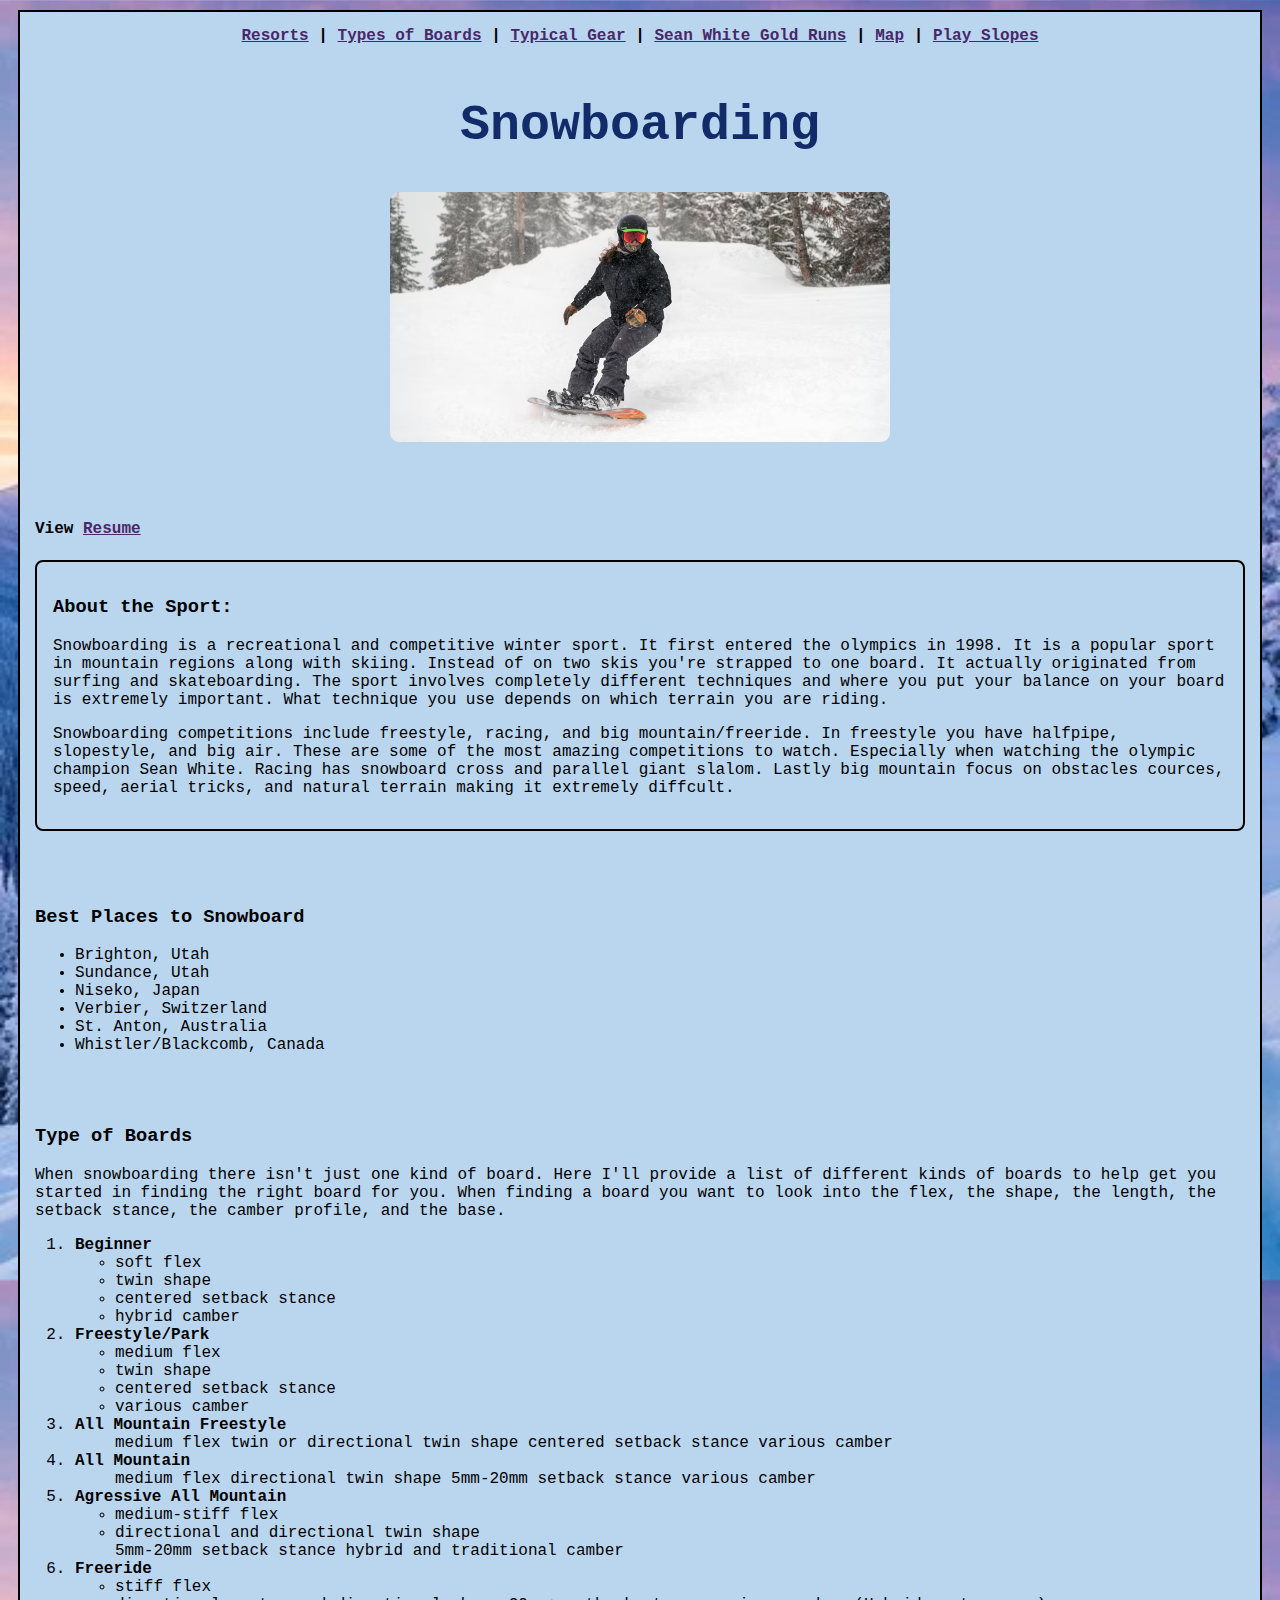
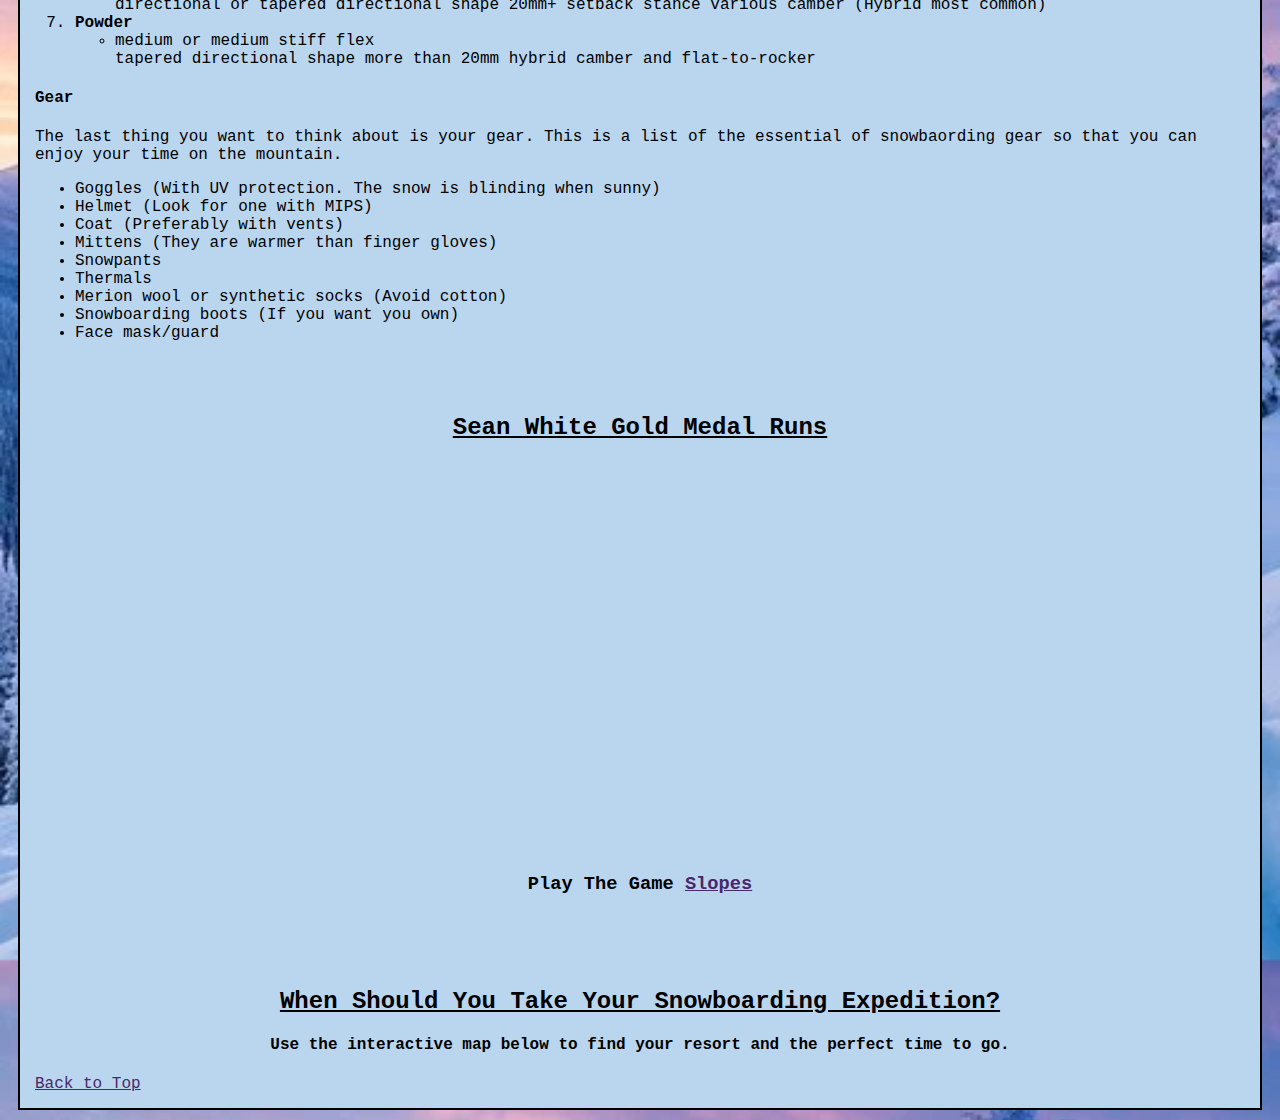
<file: index.html>
<!DOCTYPE html>
<html lang="en">
<head>
    <meta charset="UTF-8">
    <meta name="viewport" content="width=device-width, initial-scale=1.0">
    <title>About Snowboarding</title>
    <link rel="stylesheet" href="styles/styles.css">

</head>

<body>



  <!-- <header>
    <h1>Snowboarding</h1>
    <img src="snowboarder.jpg" alt="snowboarder">
  </header> -->

  <main id="top"> 

    <div class="center bold"><a href="#places">Resorts</a> |
    <a href="#boards">Types of Boards</a> |
    <a href="#gear">Typical Gear</a> |
    <a href="#sean">Sean White Gold Runs</a> |
    <a href="#map">Map</a> |
    <a href="slopes2.html" class="right">Play Slopes</a> <br><br>
  </div>

    
    
   

    <h1 class="center bold headline blue">Snowboarding</h1>
    <img src="snowboarder.avif" height="250" class="boarderimg" alt="snowboarder"><br><br>

    <h4>View <a href="resume.html">Resume</a></h4>
    <div class="aboutbox">
    <h3>About the Sport:</h3>
    <p>Snowboarding is a recreational and competitive winter sport. 
        It first entered the olympics in 1998. It is a popular sport in 
        mountain regions along with skiing. Instead of on two skis you're strapped 
        to one board. It actually originated from surfing and skateboarding. The sport involves completely different techniques and where you put 
        your balance on your board is extremely important. What technique you 
        use depends on which terrain you are riding.
    </p>
    <p>Snowboarding competitions include freestyle, racing, and big mountain/freeride. In freestyle 
        you have halfpipe, slopestyle, and big air. These are some of the most amazing competitions 
        to watch. Especially when watching the olympic champion Sean White. Racing has snowboard cross and 
        parallel giant slalom. Lastly big mountain focus on obstacles cources, speed, aerial tricks, and natural 
        terrain making it extremely diffcult. 
    </p></div>
    

    <br><br>


    <!-- <h3>Things to Consider When Getting Started:</h3><br> -->

    <h3 id="places">Best Places to Snowboard</h3> 
    <ul> 
        <li>Brighton, Utah</li>
        <li>Sundance, Utah</li>
        <li>Niseko, Japan</li>
        <li>Verbier, Switzerland</li>
        <li>St. Anton, Australia</li>
        <li>Whistler/Blackcomb, Canada</li>
    </ul><br><br>
 
    <!-- <ol>
        <li id="places"><div class="bold">Best Places to Snowboard</div>
            <ul>
                <li>Brighton, Utah</li>
                <li>Sundance, Utah</li>
                <li>Niseko, Japan</li>
                <li>Verbier, Switzerland</li>
                <li>St. Anton, Australia</li>
                <li>Whistler/Blackcomb, Canada</li>
            </ul>
        </li>
    </ol>  -->

    

    <h3 id="boards">Type of Boards</h3>
    <p>When snowboarding there isn't just one kind of board. Here I'll provide 
        a list of different kinds of boards to help get you started in finding the 
        right board for you. When finding a board you want to look into the flex, the 
        shape, the length, the setback stance, the camber profile, and the base.
    </p>
    <!-- <ul>
        <li>Beginner</li>
        <li>Freestyle/Park</li>
        <li>All Mountain Freestyle</li>
        <li>All Mountain</li>
        <li>Agressive All Mountain</li>
        <li>Freeride</li>
        <li>Powder</li>
    </ul><br><br> -->

    <ol>
        <li><div class="bold">Beginner</div>
            <ul>
                <li>soft flex</li>
                <li>twin shape</li>
                <li>centered setback stance</li>
                <li>hybrid camber</li>
            </ul>
        </li>
        <li><div class="bold">Freestyle/Park</div></li>
            <ul>
                <li>medium flex</li>
                <li>twin shape</li>
                <li>centered setback stance</li>
                <li>various camber</li>
            </ul>
        <li><div class="bold">All Mountain Freestyle</div></li>
            <ul>
                <il>medium flex</il>
                <il>twin or directional twin shape</il>
                <il>centered setback stance</il>
                <il>various camber</il>
            </ul>
        <li><div class="bold">All Mountain</div></li>
            <ul>
                <il>medium flex</il>
                <il>directional twin shape</il>
                <il>5mm-20mm setback stance</il>
                <il>various camber</il>
            </ul>
        <li><dev class="bold">Agressive All Mountain</dev></li>
            <ul>
                <li>medium-stiff flex</li>
                <li>directional and directional twin shape</li>
                <il>5mm-20mm setback stance</il>
                <il>hybrid and traditional camber</il>
            </ul>
        <li><div class="bold">Freeride</div></li>
            <ul>
                <li>stiff flex</li>
                <il>directional or tapered directional shape</il>
                <il>20mm+ setback stance</il>
                <il>various camber (Hybrid most common)</il>
            
            </ul>
        <li><div class="bold">Powder</div></li>
            <ul>
                <li>medium or medium stiff flex</li>
                <il>tapered directional shape</il>
                <il>more than 20mm</il>
                <il>hybrid camber and flat-to-rocker</il>
            </ul>
    </ol>

    <!-- <ol>
        <li><div>Types of Boards</div>
            <ul>
                <li>Beginner</li>
                <li>Freestyle/Park</li>
                <li>All Mountain Freestyle</li>
                <li>All Mountain</li>
                <li>Agressive All Mountain</li>
                <li>Freeride</li>
                <li>Powder</li>
            </ul>
        </li>
    </ol> -->

    

    <h4 id="gear">Gear</h4>
    <p>The last thing you want to think about is your gear. This is a list of the 
        essential of snowbaording gear so that you can enjoy your time on the mountain.
    </p>
    <ul>
        <li>Goggles (With UV protection. The snow is blinding when sunny)</li>
        <li>Helmet (Look for one with MIPS)</li>
        <li>Coat (Preferably with vents)</li> 
        <li>Mittens (They are warmer than finger gloves)</li>
        <li>Snowpants</li>
        <li>Thermals</li>
        <li>Merion wool or synthetic socks (Avoid cotton)</li>
        <li>Snowboarding boots (If you want you own)</li>
        <li>Face mask/guard</li>
    </ul>

    <br><br>
    <h2 class="bold center underline" id="sean">Sean White Gold Medal Runs</h2>

        <iframe class="video" width="560" height="315" src="https://www.youtube.com/embed/VQKhJHmKN6c?si=CjC9wAWs-9DWXBfK" title="YouTube video player" frameborder="0" allow="accelerometer; autoplay; clipboard-write; encrypted-media; gyroscope; picture-in-picture; web-share" referrerpolicy="strict-origin-when-cross-origin" allowfullscreen></iframe>
    <!-- <iframe width="560" height="315" src="https://www.youtube.com/embed/WtGY0Ztmin0?si=Ik5JS2htfr2aQqCm&amp;start=1" title="YouTube video player" frameborder="0" allow="accelerometer; autoplay; clipboard-write; encrypted-media; gyroscope; picture-in-picture; web-share" referrerpolicy="strict-origin-when-cross-origin" allowfullscreen></iframe> -->

    <br>
    <h3 class="center">Play The Game <a href="slopes2.html" class="right">Slopes</a></h3>

    <br><br><br>
    <h2 class="bold center underline" id="map">When Should You Take Your Snowboarding Expedition?</h2>
    <h4 class="center">Use the interactive map below to find your resort and the perfect time to go.</h4>

    <div class='tableauPlaceholder' id='viz1766014963424' style='position: relative'><noscript><a href='#'><img alt=' ' src='https:&#47;&#47;public.tableau.com&#47;static&#47;images&#47;To&#47;TopSkiResorts&#47;BestWeek&#47;1_rss.png' style='border: none' /></a></noscript><object class='tableauViz'  style='display:none;'><param name='host_url' value='https%3A%2F%2Fpublic.tableau.com%2F' /> <param name='embed_code_version' value='3' /> <param name='site_root' value='' /><param name='name' value='TopSkiResorts&#47;BestWeek' /><param name='tabs' value='yes' /><param name='toolbar' value='yes' /><param name='static_image' value='https:&#47;&#47;public.tableau.com&#47;static&#47;images&#47;To&#47;TopSkiResorts&#47;BestWeek&#47;1.png' /> <param name='animate_transition' value='yes' /><param name='display_static_image' value='yes' /><param name='display_spinner' value='yes' /><param name='display_overlay' value='yes' /><param name='display_count' value='yes' /><param name='language' value='en-US' /></object></div>                <script type='text/javascript'>                    var divElement = document.getElementById('viz1766014963424');                    var vizElement = divElement.getElementsByTagName('object')[0];                    vizElement.style.width='100%';vizElement.style.height=(divElement.offsetWidth*0.75)+'px';                    var scriptElement = document.createElement('script');                    scriptElement.src = 'https://public.tableau.com/javascripts/api/viz_v1.js';                    vizElement.parentNode.insertBefore(scriptElement, vizElement);                </script>

    <a href="#top">Back to Top</a>
</body>
</html></main>
    <!-- the rest of your content -->
</file>
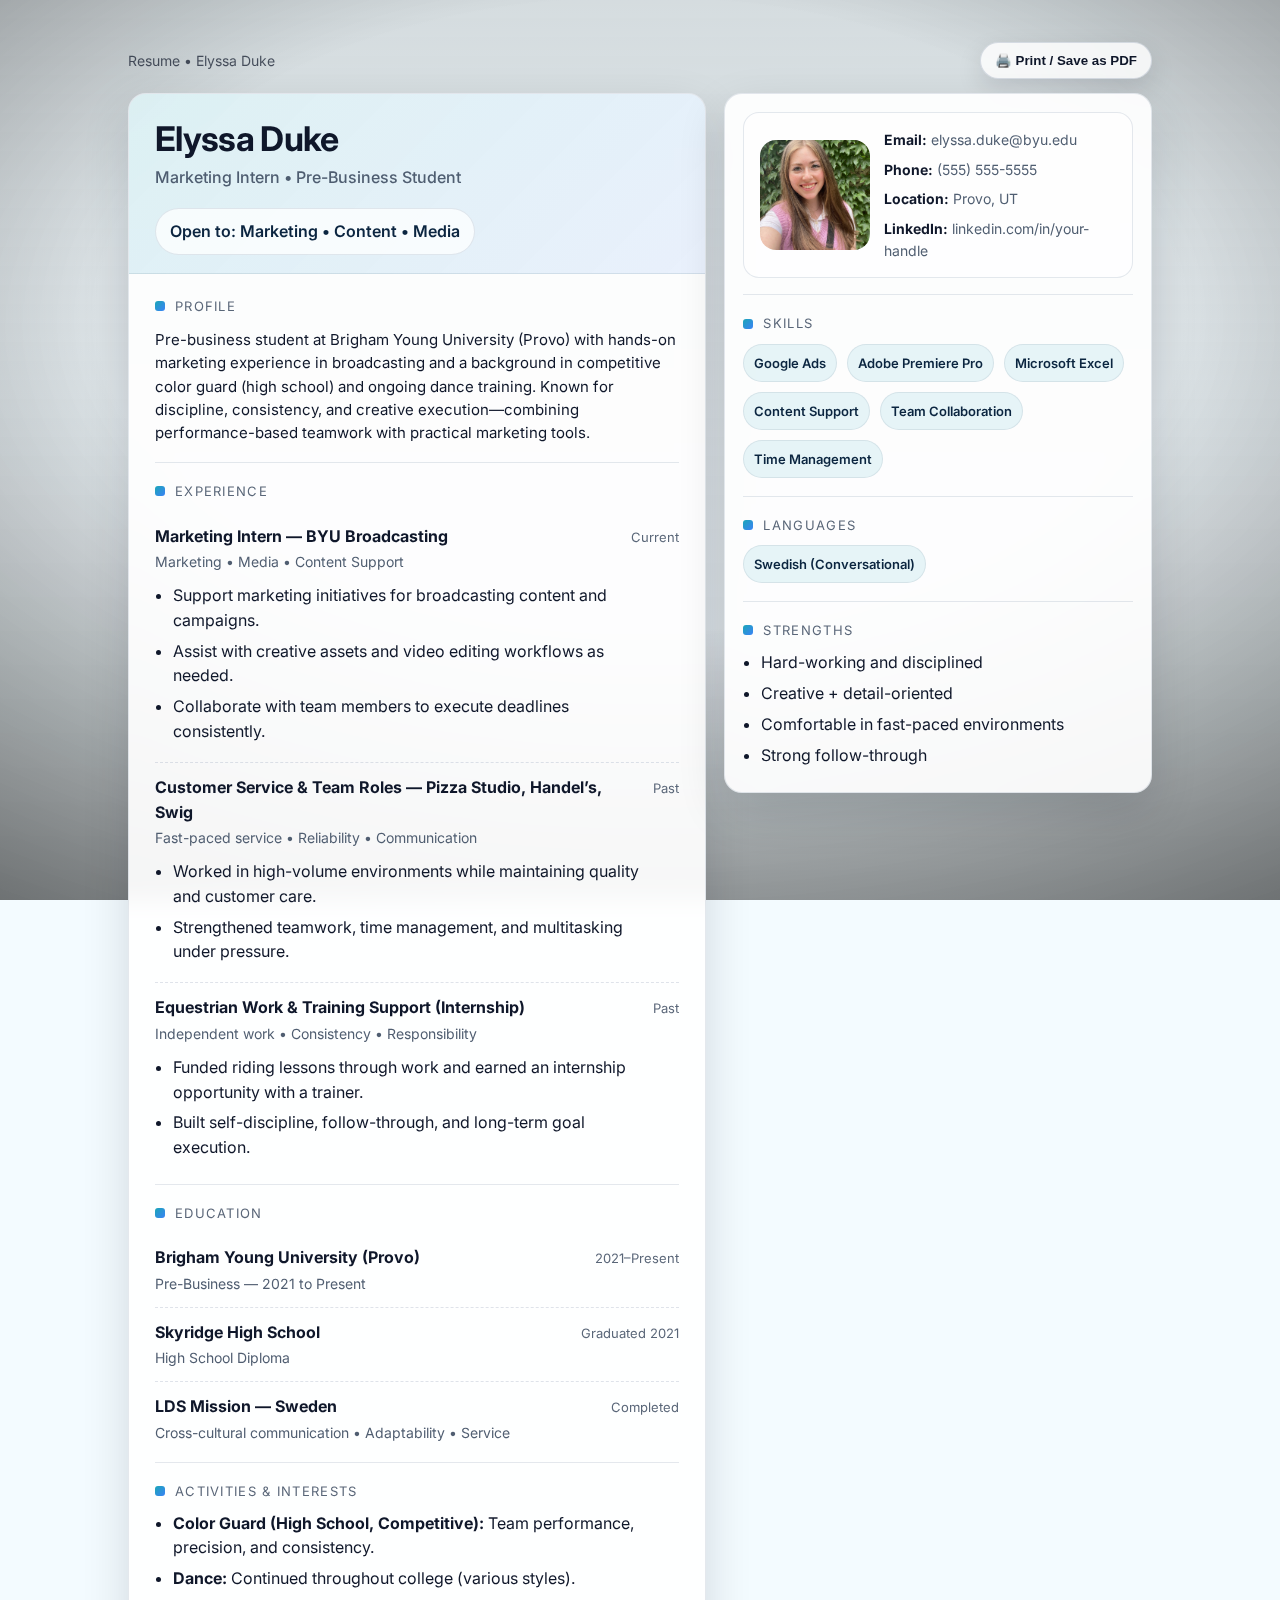
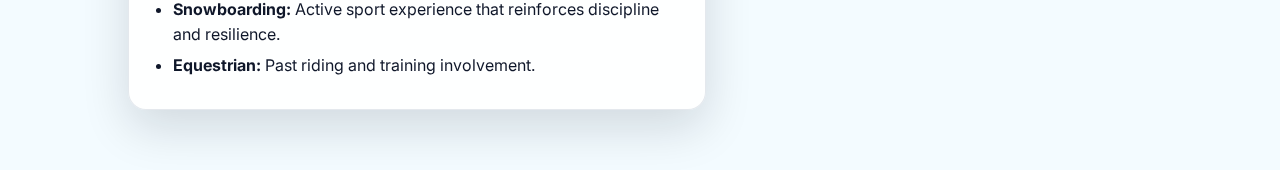
<file: resume.html>
<!doctype html>
<html lang="en">
<head>
  <meta charset="utf-8" />
  <meta name="viewport" content="width=device-width, initial-scale=1" />
  <title>Elyssa Duke — Resume</title>

  <link rel="preconnect" href="https://fonts.googleapis.com">
  <link rel="preconnect" href="https://fonts.gstatic.com" crossorigin>
  <link href="https://fonts.googleapis.com/css2?family=Inter:wght@400;500;600;700&display=swap" rel="stylesheet">

  <style>
    :root{
      /* Fresh beach palette (no brown) */
      --bg: #f3fbff;
      --card: rgba(255,255,255,0.92);
      --text: #0f172a;
      --muted:#475569;
      --line: rgba(148,163,184,0.25);

      --brand: #1aa6b7;   /* ocean teal */
      --brand2:#3b82f6;   /* clean blue */
      --chip-bg: rgba(26,166,183,0.10);

      --shadow: 0 18px 48px rgba(2, 12, 27, 0.14);
      --radius: 18px;

      /* Adjust these if you want the background more/less visible */
      --bg-dim: 0.26;      /* image dim layer (0.18–0.35) */
      --vignette: 0.52;    /* vignette strength (0.35–0.70) */
    }

    *{ box-sizing: border-box; }
    html, body { height: 100%; }

    /* IMPORTANT: Background is applied to body with pseudo-layers so it reaches edges */
    body{
      margin:0;
      font-family: Inter, system-ui, -apple-system, Segoe UI, Roboto, Helvetica, Arial, "Apple Color Emoji","Segoe UI Emoji";
      color: var(--text);
      background: var(--bg);
      line-height: 1.55;
      overflow-x: hidden;
      position: relative;
      min-height: 100vh;
    }

    body::before{
        content:"";
        position: fixed;
        inset: 0;
        z-index: -2;
        background:
            url("https://images.unsplash.com/photo-1507525428034-b723cf961d3e?auto=format&fit=crop&w=2400&q=80")
            center / cover no-repeat;
        transform: scale(1.02);
        filter: saturate(1.05) contrast(1.05);
    }


    /* Dim layer + subtle cool haze (keeps it professional, NOT brown) */
    body::after{
      content:"";
      position: fixed;
      inset: 0;
      z-index: -1;
      background:
        /* vignette (more visible, defined) */
        radial-gradient(1200px 700px at 50% 35%,
          rgba(0,0,0,0) 45%,
          rgba(0,0,0,var(--vignette)) 100%),
        /* cool haze to avoid muddy tones */
        linear-gradient(180deg,
          rgba(243,251,255,0.52) 0%,
          rgba(243,251,255,0.66) 55%,
          rgba(243,251,255,0.72) 100%),
        /* dim the image slightly */
        rgba(0, 0, 0, var(--bg-dim));
    }

    a{ color: inherit; text-decoration: none; }
    a:hover{ text-decoration: underline; }

    .page{
      max-width: 1060px;
      margin: 42px auto;
      padding: 0 18px 60px;
    }

    .topbar{
      display: flex;
      justify-content: space-between;
      align-items: center;
      gap: 14px;
      margin-bottom: 14px;
      color: rgba(15,23,42,0.72);
      font-size: 14px;
    }

    .btn{
      display: inline-flex;
      align-items: center;
      gap: 10px;
      padding: 10px 14px;
      border: 1px solid rgba(148,163,184,0.35);
      border-radius: 999px;
      background: rgba(255,255,255,0.82);
      backdrop-filter: blur(10px);
      box-shadow: 0 10px 26px rgba(2,12,27,0.12);
      cursor: pointer;
      color: var(--text);
      font-weight: 600;
    }
    .btn:active{ transform: translateY(1px); }

    .grid{
      display: grid;
      grid-template-columns: 1.15fr 0.85fr;
      gap: 18px;
      align-items: start;
    }

    @media (max-width: 900px){
      .grid{ grid-template-columns: 1fr; }
    }

    .card{
      background: var(--card);
      border: 1px solid var(--line);
      border-radius: var(--radius);
      box-shadow: var(--shadow);
      overflow: hidden;
      backdrop-filter: blur(12px);
    }

    .header{
      padding: 26px 26px 18px;
      background:
        linear-gradient(135deg,
          rgba(26,166,183,0.14),
          rgba(59,130,246,0.10));
      border-bottom: 1px solid var(--line);
    }

    .header-inner{
      display: flex;
      justify-content: space-between;
      gap: 18px;
      align-items: center;
      flex-wrap: wrap;
    }

    .name{
      font-size: 34px;
      letter-spacing: -0.02em;
      margin: 0;
      line-height: 1.1;
    }

    .headline{
      margin: 8px 0 0;
      color: rgba(71,85,105,0.95);
      font-weight: 500;
    }

    .badge{
      display: inline-flex;
      gap: 10px;
      align-items: center;
      padding: 10px 14px;
      border-radius: 999px;
      background: rgba(255,255,255,0.72);
      border: 1px solid rgba(148,163,184,0.25);
      font-weight: 600;
      color: #0b2540;
      white-space: nowrap;
    }

    .content{
      padding: 22px 26px 26px;
    }

    .section{
      margin-top: 18px;
      padding-top: 18px;
      border-top: 1px solid var(--line);
    }

    .section:first-child{
      margin-top: 0;
      padding-top: 0;
      border-top: 0;
    }

    .h2{
      display:flex;
      align-items:center;
      gap:10px;
      margin: 0 0 10px;
      font-size: 13px;
      letter-spacing: 0.10em;
      text-transform: uppercase;
      color: rgba(71,85,105,0.9);
    }

    .h2::before{
      content:"";
      width: 10px;
      height: 10px;
      border-radius: 3px;
      background: linear-gradient(135deg, var(--brand), var(--brand2));
    }

    .item{
      display: grid;
      grid-template-columns: 1fr auto;
      gap: 10px;
      align-items: baseline;
      padding: 12px 0;
      border-bottom: 1px dashed rgba(148,163,184,0.30);
    }
    .item:last-child{ border-bottom: 0; padding-bottom: 0; }

    .title{
      font-weight: 700;
      margin: 0;
    }

    .sub{
      margin: 3px 0 0;
      color: rgba(71,85,105,0.95);
      font-size: 14px;
    }

    .meta{
      color: rgba(71,85,105,0.9);
      font-size: 13px;
      white-space: nowrap;
    }

    .bullets{
      margin: 10px 0 0;
      padding-left: 18px;
      color: var(--text);
    }
    .bullets li{ margin: 6px 0; }

    .sidebar{
      padding: 18px;
      position: sticky;
      top: 18px;
    }
    @media (max-width: 900px){
      .sidebar{ position: static; }
    }

    .photo-wrap{
      display: grid;
      grid-template-columns: 110px 1fr;
      gap: 14px;
      align-items: center;
      padding: 16px;
      border: 1px solid rgba(148,163,184,0.25);
      border-radius: 16px;
      background: rgba(255,255,255,0.62);
    }

    .photo{
        width: 110px;
        height: 110px;
        padding: 0;              /* important */
        border-radius: 16px;
        overflow: hidden;        /* important */
        background: #fff;        /* optional */
    }

    .photo img{
        width: 100%;
        height: 100%;
        display: block;          /* important: removes inline image gap */
        object-fit: cover;       /* important: fills the box */
        object-position: 50% 50%;/* dead center */
    }


    .contact{
      display: grid;
      gap: 8px;
      font-size: 14px;
      color: rgba(71,85,105,0.95);
    }
    .contact strong{ color: var(--text); }

    .chips{
      display:flex;
      flex-wrap: wrap;
      gap: 10px;
      margin-top: 10px;
    }

    .chip{
      padding: 8px 10px;
      border-radius: 999px;
      border: 1px solid rgba(148,163,184,0.22);
      background: var(--chip-bg);
      font-size: 13px;
      font-weight: 600;
      color: #0b2540;
    }

    .summary{
      margin: 12px 0 0;
      color: var(--text);
      font-size: 15px;
    }

    /* Print-friendly */
    @media print{
      body::before, body::after{ display:none !important; }
      body{ background: #fff; }
      .page{ margin: 0; }
      .btn, .topbar{ display:none !important; }
      .card{ box-shadow: none; backdrop-filter: none; background: #fff; }
      .sidebar{ position: static; }
    }
  </style>
</head>

<body>
  <div class="page">
    <div class="topbar">
      <div>Resume • Elyssa Duke</div>
      <button class="btn" onclick="window.print()" aria-label="Print resume">
        🖨️ Print / Save as PDF
      </button>
    </div>

    <div class="grid">
      <!-- Main column -->
      <main class="card">
        <header class="header">
          <div class="header-inner">
            <div>
              <h1 class="name">Elyssa Duke</h1>
              <p class="headline">Marketing Intern • Pre-Business Student </p>
            </div>
            <div class="badge">Open to: Marketing • Content • Media</div>
          </div>
        </header>

        <div class="content">
          <section class="section">
            <div class="h2">Profile</div>
            <p class="summary">
              Pre-business student at Brigham Young University (Provo) with hands-on marketing experience in broadcasting and
              a background in competitive color guard (high school) and ongoing dance training. Known for discipline, consistency,
              and creative execution—combining performance-based teamwork with practical marketing tools.
            </p>
          </section>

          <section class="section">
            <div class="h2">Experience</div>

            <div class="item">
              <div>
                <p class="title">Marketing Intern — BYU Broadcasting</p>
                <p class="sub">Marketing • Media • Content Support</p>
                <ul class="bullets">
                  <li>Support marketing initiatives for broadcasting content and campaigns.</li>
                  <li>Assist with creative assets and video editing workflows as needed.</li>
                  <li>Collaborate with team members to execute deadlines consistently.</li>
                </ul>
              </div>
              <div class="meta">Current</div>
            </div>

            <div class="item">
              <div>
                <p class="title">Customer Service & Team Roles — Pizza Studio, Handel’s, Swig</p>
                <p class="sub">Fast-paced service • Reliability • Communication</p>
                <ul class="bullets">
                  <li>Worked in high-volume environments while maintaining quality and customer care.</li>
                  <li>Strengthened teamwork, time management, and multitasking under pressure.</li>
                </ul>
              </div>
              <div class="meta">Past</div>
            </div>

            <div class="item">
              <div>
                <p class="title">Equestrian Work & Training Support (Internship)</p>
                <p class="sub">Independent work • Consistency • Responsibility</p>
                <ul class="bullets">
                  <li>Funded riding lessons through work and earned an internship opportunity with a trainer.</li>
                  <li>Built self-discipline, follow-through, and long-term goal execution.</li>
                </ul>
              </div>
              <div class="meta">Past</div>
            </div>
          </section>

          <section class="section">
            <div class="h2">Education</div>

            <div class="item">
              <div>
                <p class="title">Brigham Young University (Provo)</p>
                <p class="sub">Pre-Business — 2021 to Present</p>
              </div>
              <div class="meta">2021–Present</div>
            </div>

            <div class="item">
              <div>
                <p class="title">Skyridge High School</p>
                <p class="sub">High School Diploma</p>
              </div>
              <div class="meta">Graduated 2021</div>
            </div>

            <div class="item">
              <div>
                <p class="title">LDS Mission — Sweden</p>
                <p class="sub">Cross-cultural communication • Adaptability • Service</p>
              </div>
              <div class="meta">Completed</div>
            </div>
          </section>

          <section class="section">
            <div class="h2">Activities & Interests</div>
            <ul class="bullets">
              <li><strong>Color Guard (High School, Competitive):</strong> Team performance, precision, and consistency.</li>
              <li><strong>Dance:</strong> Continued throughout college (various styles).</li>
              <li><strong>Snowboarding:</strong> Active sport experience that reinforces discipline and resilience.</li>
              <li><strong>Equestrian:</strong> Past riding and training involvement.</li>
            </ul>
          </section>
        </div>
      </main>

      <!-- Sidebar -->
      <aside class="card sidebar" aria-label="Sidebar">
        <div class="photo-wrap">
          <div class="photo" title="Add your photo">
            <!-- Uncomment and set your photo file name -->
            <img src="elyssa.jpg" alt="Elyssa Duke headshot" />
        
          </div>

          <div class="contact">
            <div><strong>Email:</strong> <a href="mailto:elyssa.duke@byu.edu">elyssa.duke@byu.edu</a></div>
            <div><strong>Phone:</strong> (555) 555-5555</div>
            <div><strong>Location:</strong> Provo, UT</div>
            <div><strong>LinkedIn:</strong> <a href="http://linkedin.com/in/elyssa-duke-13144636b" target="_blank" rel="noreferrer">linkedin.com/in/your-handle</a></div>
          </div>
        </div>

        <div class="section" style="margin-top:16px;">
          <div class="h2">Skills</div>
          <div class="chips" role="list">
            <span class="chip" role="listitem">Google Ads</span>
            <span class="chip" role="listitem">Adobe Premiere Pro</span>
            <span class="chip" role="listitem">Microsoft Excel</span>
            <span class="chip" role="listitem">Content Support</span>
            <span class="chip" role="listitem">Team Collaboration</span>
            <span class="chip" role="listitem">Time Management</span>
          </div>
        </div>

        <div class="section">
          <div class="h2">Languages</div>
          <div class="chips" role="list">
            <span class="chip" role="listitem">Swedish (Conversational)</span>
          </div>
        </div>

        <div class="section">
          <div class="h2">Strengths</div>
          <ul class="bullets">
            <li>Hard-working and disciplined</li>
            <li>Creative + detail-oriented</li>
            <li>Comfortable in fast-paced environments</li>
            <li>Strong follow-through</li>
          </ul>
        </div>
      </aside>
    </div>
  </div>
</body>
</html>
</file>
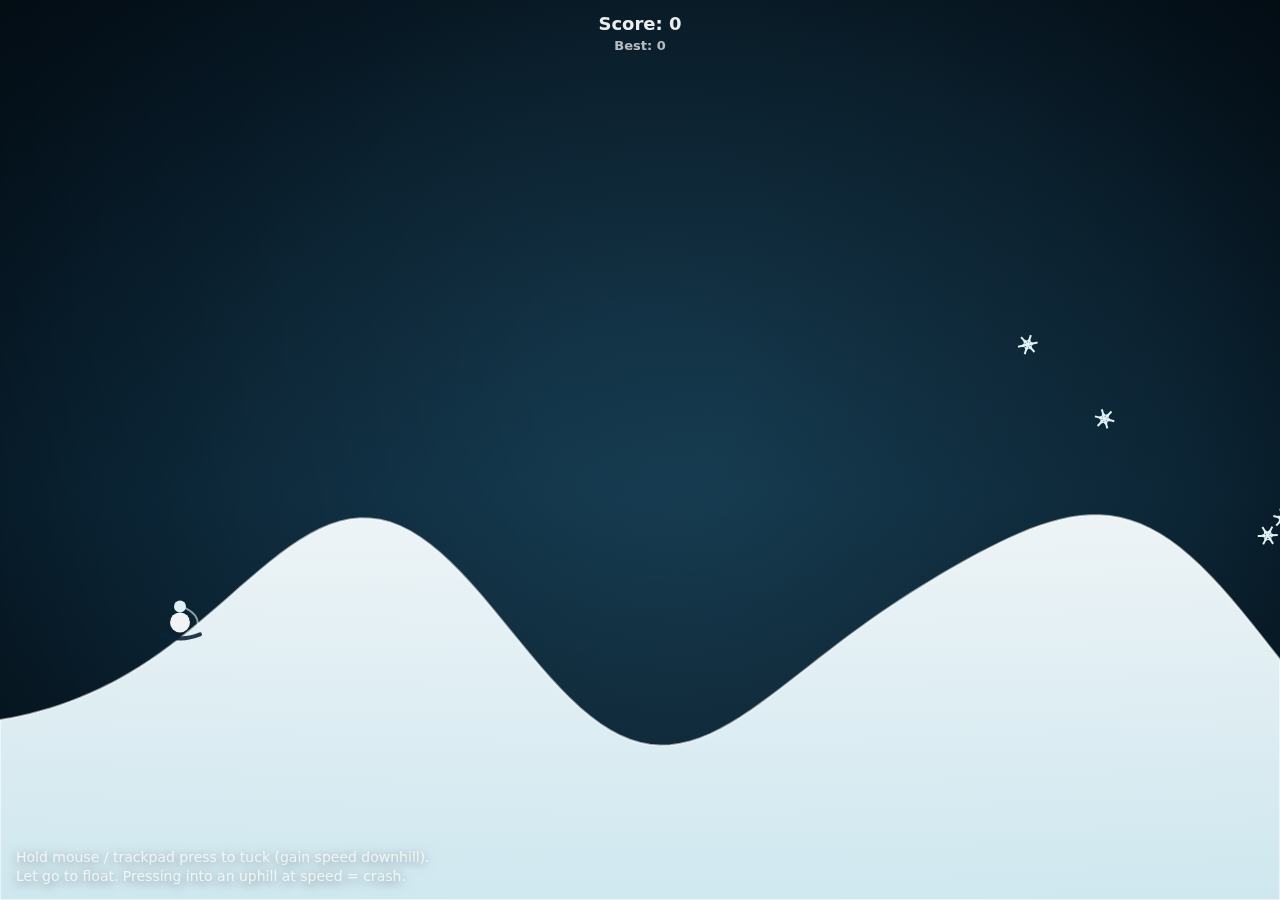
<file: slopes.html>
<!doctype html>
<html lang="en">
<head>
  <meta charset="utf-8" />
  <meta name="viewport" content="width=device-width,initial-scale=1" />
  <title>Snow Dune</title>
  <style>
    html, body { margin:0; height:100%; background:#071422; overflow:hidden; }
    canvas { display:block; width:100vw; height:100vh; }

    /* Optional: little help text (non-intrusive) */
    .hint{
      position: fixed;
      left: 16px;
      bottom: 14px;
      color: rgba(255,255,255,0.75);
      font: 14px/1.35 system-ui, -apple-system, Segoe UI, Roboto, Arial;
      user-select:none;
      pointer-events:none;
      text-shadow: 0 2px 12px rgba(0,0,0,0.55);
    }
  </style>
</head>
<body>
<canvas id="c"></canvas>
<div class="hint">
  Hold mouse / trackpad press to tuck (gain speed downhill).<br>
  Let go to float. Pressing into an uphill at speed = crash.
</div>

<script>
(() => {
  const canvas = document.getElementById("c");
  const ctx = canvas.getContext("2d");

  // ----- HiDPI resize
  function resize(){
    const dpr = Math.max(1, Math.min(2, window.devicePixelRatio || 1));
    canvas.width = Math.floor(window.innerWidth * dpr);
    canvas.height = Math.floor(window.innerHeight * dpr);
    canvas.style.width = window.innerWidth + "px";
    canvas.style.height = window.innerHeight + "px";
    ctx.setTransform(dpr,0,0,dpr,0,0);
  }
  window.addEventListener("resize", resize);
  resize();

  // ----- Input
  let pressing = false;
  window.addEventListener("mousedown", () => pressing = true);
  window.addEventListener("mouseup",   () => pressing = false);
  window.addEventListener("touchstart", (e)=>{ pressing=true; e.preventDefault(); }, {passive:false});
  window.addEventListener("touchend",   ()=> pressing=false);

  // ----- World / terrain settings (wider hills)
  const terrain = {
    baseYFrac: 0.70,
    amp: 110,          // hill height
    wavelength: 720,   // bigger = wider hills (KEY)
    rough: 0.18,       // subtle variation
    speedScroll: 0,    // how far world moved
  };

  // Height function for terrain at world X
  function groundY(worldX){
    const h = window.innerHeight;
    const baseY = h * terrain.baseYFrac;

    const w = terrain.wavelength;
    const a = terrain.amp;

    // Layered sin waves for "natural" hills
    const s1 = Math.sin(worldX / w * Math.PI * 2);
    const s2 = Math.sin(worldX / (w*0.55) * Math.PI * 2 + 1.4) * terrain.rough;
    const s3 = Math.sin(worldX / (w*1.9) * Math.PI * 2 - 0.8) * (terrain.rough * 0.6);

    return baseY + a * (s1 + s2 + s3);
  }

  // Derivative (slope) via numerical difference
  function groundSlope(worldX){
    const dx = 2.0;
    return (groundY(worldX + dx) - groundY(worldX - dx)) / (2*dx);
  }

  // ----- Player
  const player = {
    x: 180,             // screen x (player stays mostly fixed)
    y: 0,
    r: 14,
    vy: 0,              // vertical velocity
    speed: 260,         // horizontal speed through world (px/s)
    grounded: true,
  };

  // Initial placement
  function reset(runKeepBest=false){
    terrain.speedScroll = 0;
    player.speed = 260;
    player.vy = 0;
    player.grounded = true;
    score = 0;
    if(!runKeepBest) best = 0;
    spawnSnowflakes(true);
  }

  // ----- Snowflakes (collectibles)
  let snowflakes = [];
  const FLAKE_VALUE = 100;

  function spawnSnowflakes(force=false){
    // Maintain a field ahead of player. Wider spacing; reachable heights.
    const viewW = window.innerWidth;
    const startX = terrain.speedScroll + viewW * 0.8;
    const endX   = terrain.speedScroll + viewW * 3.0;

    if(force) snowflakes = [];

    // If we already have enough, don't overspawn
    if(!force && snowflakes.length > 35) return;

    let count = force ? 28 : 10;

    for(let i=0;i<count;i++){
      const wx = startX + Math.random() * (endX - startX);
      const gy = groundY(wx);

      // Keep within reach: not too high; biased to near hills/crests
      const heightAbove = 90 + Math.random()*170; // 90..260
      const wy = gy - heightAbove;

      snowflakes.push({
        wx, wy,
        r: 10,
        drift: (Math.random()*2 - 1) * 0.3,
        bob: Math.random()*Math.PI*2,
        collected:false,
      });
    }
  }

  // ----- Score / crash
  let score = 0;
  let best  = 0;

  function crash(){
    // quick reset but keep best score
    best = Math.max(best, score);
    // small pause effect
    flash = 1.0;
    score = 0;
    player.speed = 260;
    player.vy = 0;
    player.grounded = true;
    // don't hard-reset terrain; feels smoother to restart the run
    terrain.speedScroll = 0;
    spawnSnowflakes(true);
  }

  // ----- Visuals
  let flash = 0;

  function drawBackground(){
    const w = window.innerWidth, h = window.innerHeight;

    // "Beachy but professional" winter sky: deep-to-soft gradient + vignette
    const g = ctx.createLinearGradient(0,0,0,h);
    g.addColorStop(0, "#061826");
    g.addColorStop(0.55, "#0b2a3f");
    g.addColorStop(1, "#0a2030");
    ctx.fillStyle = g;
    ctx.fillRect(0,0,w,h);

    // Soft glow near horizon
    const glow = ctx.createRadialGradient(w*0.55, h*0.55, 40, w*0.55, h*0.55, h*0.9);
    glow.addColorStop(0, "rgba(120,210,230,0.10)");
    glow.addColorStop(0.55, "rgba(120,210,230,0.05)");
    glow.addColorStop(1, "rgba(0,0,0,0)");
    ctx.fillStyle = glow;
    ctx.fillRect(0,0,w,h);

    // Stronger vignette (more defined edges, less “undefined”)
    const v = ctx.createRadialGradient(w*0.5, h*0.45, h*0.10, w*0.5, h*0.45, h*0.95);
    v.addColorStop(0, "rgba(0,0,0,0)");
    v.addColorStop(0.62, "rgba(0,0,0,0.25)");
    v.addColorStop(1, "rgba(0,0,0,0.60)");
    ctx.fillStyle = v;
    ctx.fillRect(0,0,w,h);
  }

  function drawTerrain(){
    const w = window.innerWidth, h = window.innerHeight;

    // Snow surface
    ctx.beginPath();
    ctx.moveTo(0, h);
    const step = 10;
    for(let sx=0; sx<=w; sx+=step){
      const wx = terrain.speedScroll + sx;
      const y = groundY(wx);
      ctx.lineTo(sx, y);
    }
    ctx.lineTo(w, h);
    ctx.closePath();

    // snow gradient
    const gy = ctx.createLinearGradient(0, h*0.45, 0, h);
    gy.addColorStop(0, "rgba(255,255,255,0.96)");
    gy.addColorStop(1, "rgba(215,240,248,0.96)");
    ctx.fillStyle = gy;
    ctx.fill();

    // subtle edge line
    ctx.strokeStyle = "rgba(255,255,255,0.55)";
    ctx.lineWidth = 2;
    ctx.stroke();
  }

  function drawSnowflakes(t){
    for(const f of snowflakes){
      if(f.collected) continue;
      const sx = f.wx - terrain.speedScroll;
      const sy = f.wy + Math.sin(t*0.002 + f.bob)*6;

      // Cull behind camera
      if(sx < -80 || sx > window.innerWidth + 120) continue;

      // flake
      ctx.save();
      ctx.translate(sx, sy);
      ctx.rotate(Math.sin(t*0.001 + f.bob)*0.25);

      ctx.strokeStyle = "rgba(235,252,255,0.95)";
      ctx.lineWidth = 2;
      ctx.beginPath();
      for(let i=0;i<6;i++){
        const ang = i*Math.PI/3;
        ctx.moveTo(0,0);
        ctx.lineTo(Math.cos(ang)*f.r, Math.sin(ang)*f.r);
        // small branches
        ctx.moveTo(Math.cos(ang)*f.r*0.55, Math.sin(ang)*f.r*0.55);
        ctx.lineTo(Math.cos(ang+0.45)*f.r*0.30, Math.sin(ang+0.45)*f.r*0.30);
        ctx.moveTo(Math.cos(ang)*f.r*0.55, Math.sin(ang)*f.r*0.55);
        ctx.lineTo(Math.cos(ang-0.45)*f.r*0.30, Math.sin(ang-0.45)*f.r*0.30);
      }
      ctx.stroke();

      ctx.restore();
    }
  }

  function drawHUD(){
    const w = window.innerWidth;

    // Top center score
    ctx.save();
    ctx.textAlign = "center";
    ctx.textBaseline = "top";

    ctx.font = "700 18px system-ui, -apple-system, Segoe UI, Roboto, Arial";
    ctx.fillStyle = "rgba(255,255,255,0.92)";
    ctx.fillText(`Score: ${score}`, w/2, 16);

    ctx.font = "600 13px system-ui, -apple-system, Segoe UI, Roboto, Arial";
    ctx.fillStyle = "rgba(255,255,255,0.70)";
    ctx.fillText(`Best: ${best}`, w/2, 40);

    ctx.restore();
  }

  function drawPlayer(){
    // Simple rider: head + board + scarf line
    ctx.save();
    ctx.translate(player.x, player.y);

    // Board
    ctx.strokeStyle = "rgba(10, 35, 55, 0.90)";
    ctx.lineWidth = 4;
    ctx.lineCap = "round";
    ctx.beginPath();
    ctx.moveTo(-18, 10);
    ctx.quadraticCurveTo(0, 18, 20, 10);
    ctx.stroke();

    // Body
    ctx.fillStyle = "rgba(255,255,255,0.95)";
    ctx.beginPath();
    ctx.arc(0, -2, 10, 0, Math.PI*2);
    ctx.fill();

    // Head
    ctx.fillStyle = "rgba(235,252,255,0.95)";
    ctx.beginPath();
    ctx.arc(0, -18, 6, 0, Math.PI*2);
    ctx.fill();

    // Scarf (shows pressing)
    ctx.strokeStyle = pressing ? "rgba(140, 220, 235, 0.95)" : "rgba(255,255,255,0.55)";
    ctx.lineWidth = 2;
    ctx.beginPath();
    ctx.moveTo(6, -16);
    ctx.quadraticCurveTo(18, -10, 18, 0);
    ctx.stroke();

    ctx.restore();
  }

  // ----- Physics / update
  const GRAV = 1200;          // gravity (px/s^2) (stronger for airtime feel)
  const DRAG = 0.10;          // mild drag
  const MIN_SPEED = 180;
  const MAX_SPEED = 1200;     // let it rip

  // Gradual speed gain: downhill acceleration feels good, not instant
  const DOWNHILL_GAIN = 420;  // base downhill accel
  const TUCK_BOOST   = 620;   // extra when pressing downhill (tucking)

  // Crash tuning
  const CRASH_SPEED = 520;    // crash if pressing into uphill while going this fast+
  const UPHILL_SLOPE = 0.25;  // how steep is “uphill enough”

  function update(dt, t){
    const w = window.innerWidth;

    // Move the world left based on speed
    terrain.speedScroll += player.speed * dt;

    // Terrain under player
    const worldX = terrain.speedScroll + player.x;
    const gy = groundY(worldX);
    const slope = groundSlope(worldX);

    // Slope angle trig helpers
    const angle = Math.atan(slope);
    const sinA = Math.sin(angle);
    const cosA = Math.cos(angle);

    // If grounded, keep player on surface
    if(player.grounded){
      // stick to ground
      player.y = gy - player.r;
      // match vertical velocity to surface trend
      const vySurface = slope * player.speed;
      player.vy = vySurface;

      // --- Speed changes
      // Gravity component along slope: downhill (negative slope) accelerates
      // Using -sin(angle) (downhill is negative angle => -sin(angle) positive)
      const downhillFactor = Math.max(0, -sinA);

      // Natural downhill acceleration
      player.speed += DOWNHILL_GAIN * downhillFactor * dt;

      // Extra when pressing (tucking) — ONLY helps on downhill
      if(pressing){
        player.speed += TUCK_BOOST * downhillFactor * dt;
      }

      // Uphill slows you gently
      const uphillFactor = Math.max(0, sinA);
      player.speed -= 520 * uphillFactor * dt;

      // Drag so it doesn't become infinite
      player.speed -= player.speed * DRAG * dt;

      // Clamp
      player.speed = Math.max(MIN_SPEED, Math.min(MAX_SPEED, player.speed));

      // --- Crash check:
      // If you're pressing and you hit a notable uphill at speed, wipe out.
      if(pressing && slope > UPHILL_SLOPE && player.speed > CRASH_SPEED){
        crash();
        return;
      }

      // --- Airtime / launch:
      // If the ground drops away fast (crest), let the rider detach.
      // We approximate by looking slightly ahead: if surface is suddenly lower,
      // you become airborne with your current vertical velocity.
      const ahead = 22;
      const gyAhead = groundY(worldX + ahead);
      const currentSurfaceY = gy;
      const drop = (gyAhead - currentSurfaceY); // positive means rising, negative means dropping
      // If dropping away and you're moving fast enough, detach.
      if(drop < -10 && player.speed > 420){
        player.grounded = false;
        // keep the current vy; add a small "pop" based on speed + crest sharpness
        player.vy = (slope * player.speed) - Math.min(260, player.speed * 0.22);
      }
    } else {
      // Air physics
      player.vy += GRAV * dt;
      player.y += player.vy * dt;

      // slight air drag (don’t kill speed too much)
      player.speed -= player.speed * (DRAG * 0.25) * dt;
      player.speed = Math.max(MIN_SPEED, Math.min(MAX_SPEED, player.speed));

      // Land when hitting terrain
      if(player.y + player.r >= gy){
        player.grounded = true;
        player.y = gy - player.r;

        // On hard landings while pressing into uphill: also crash
        const landSlope = slope;
        if(pressing && landSlope > UPHILL_SLOPE && player.speed > CRASH_SPEED){
          crash();
          return;
        }
      }
    }

    // Spawn more snowflakes as we move
    spawnSnowflakes(false);

    // Collect snowflakes
    const px = terrain.speedScroll + player.x;
    const py = player.y;
    for(const f of snowflakes){
      if(f.collected) continue;
      // Slight drift
      f.wx += f.drift;
      const sx = f.wx;
      const sy = f.wy + Math.sin(t*0.002 + f.bob)*6;

      const dx = (sx - px);
      const dy = (sy - py);
      const dist2 = dx*dx + dy*dy;
      const rr = (player.r + f.r) * (player.r + f.r);

      if(dist2 < rr){
        f.collected = true;
        score += FLAKE_VALUE;
      }
    }

    // Clean up old flakes behind camera
    const killX = terrain.speedScroll - 300;
    snowflakes = snowflakes.filter(f => f.wx > killX && !f.collected);
  }

  // ----- Loop
  let last = performance.now();
  function frame(t){
    const now = t;
    const dt = Math.min(0.033, (now - last) / 1000);
    last = now;

    update(dt, t);

    // Draw
    drawBackground();
    drawTerrain();
    drawSnowflakes(t);
    drawPlayer();
    drawHUD();

    // Crash flash overlay
    if(flash > 0){
      ctx.fillStyle = `rgba(255,255,255,${0.22*flash})`;
      ctx.fillRect(0,0,window.innerWidth,window.innerHeight);
      flash = Math.max(0, flash - dt*2.2);
    }

    requestAnimationFrame(frame);
  }

  // Start
  reset(true);
  requestAnimationFrame(frame);
})();
</script>
</body>
</html>
</file>
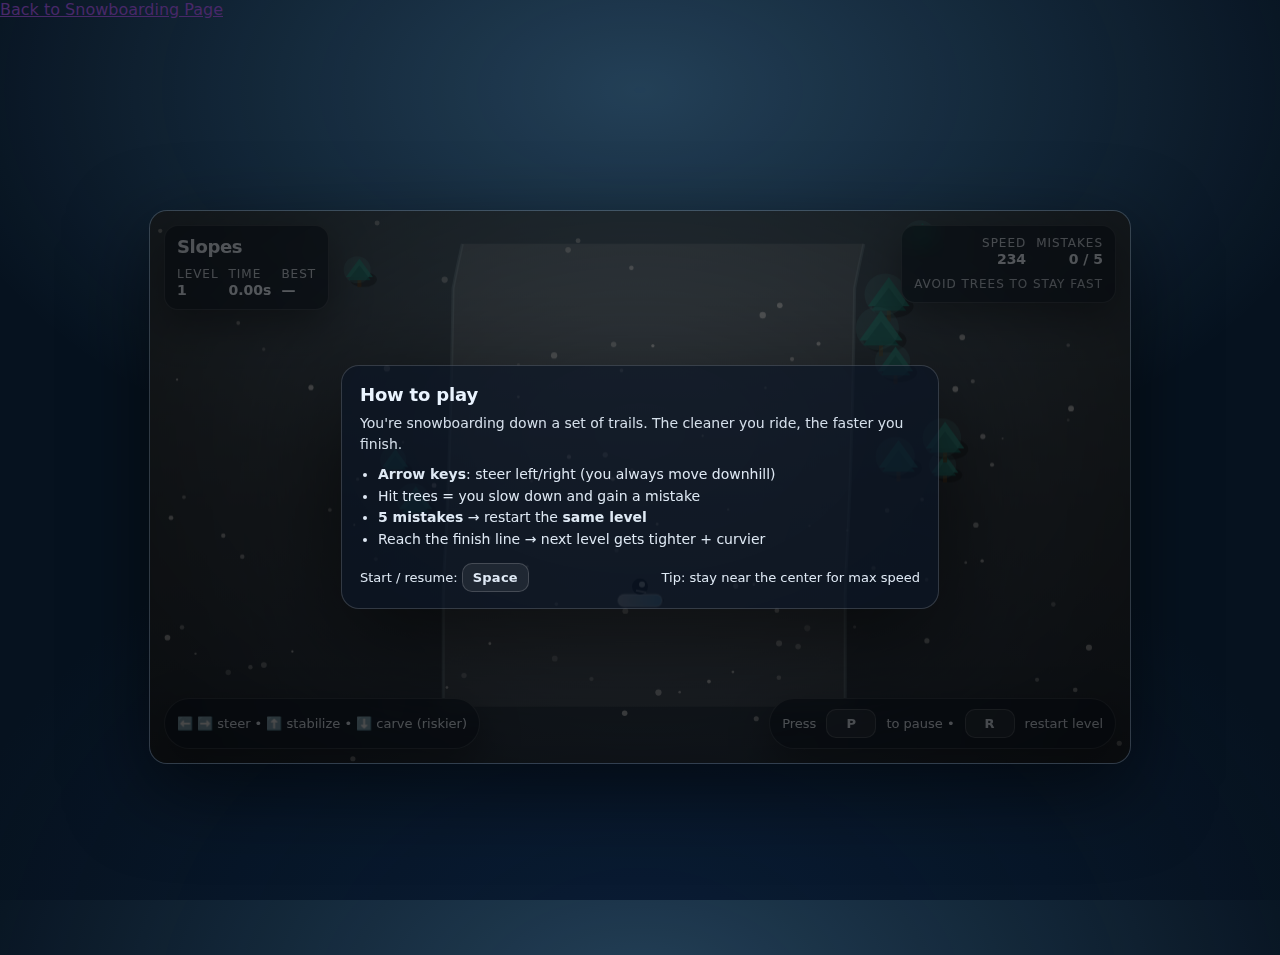
<file: slopes2.html>
<!doctype html>
<html lang="en">
<head>
  <meta charset="utf-8" />
  <meta name="viewport" content="width=device-width,initial-scale=1" />
  <title>Snowboard Trails</title>
  <link rel="stylesheet" href="styles/styles.css">
  <style>
    html, body { height: 100%; margin: 0; }
    body{
      font-family: system-ui, -apple-system, Segoe UI, Roboto, Helvetica, Arial;
      overflow: hidden;
      background: radial-gradient(1200px 700px at 50% 10%, rgba(120,200,255,.25), transparent 60%),
                  radial-gradient(1200px 900px at 50% 110%, rgba(20,60,120,.25), transparent 60%),
                  #06121f;
      color: #eaf4ff;
    }

    .wrap{
      height: 100%;
      display: grid;
      place-items: center;
      padding: 18px;
    }

    .frame{
      width: min(980px, 96vw);
      aspect-ratio: 16 / 9;
      border-radius: 18px;
      border: 1px solid rgba(255,255,255,.14);
      box-shadow: 0 26px 80px rgba(0,0,0,.55);
      overflow: hidden;
      background: rgba(255,255,255,.04);
      position: relative;
    }

    canvas{
      width: 100%;
      height: 100%;
      display: block;
      background: linear-gradient(180deg, rgba(255,255,255,.08), rgba(255,255,255,.03));
    }

    .hud{
      position: absolute;
      inset: 14px 14px auto 14px;
      display: flex;
      gap: 10px;
      align-items: flex-start;
      justify-content: space-between;
      pointer-events: none;
    }

    .card{
      pointer-events: none;
      backdrop-filter: blur(10px);
      background: rgba(10, 20, 35, .55);
      border: 1px solid rgba(255,255,255,.14);
      border-radius: 14px;
      padding: 10px 12px;
      box-shadow: 0 14px 40px rgba(0,0,0,.35);
      line-height: 1.25;
    }

    .row{ display: flex; gap: 10px; flex-wrap: wrap; }
    .k{
      opacity:.85;
      font-size: 12px;
      letter-spacing: .08em;
      text-transform: uppercase;
    }
    .v{
      font-weight: 700;
      font-size: 14px;
    }
    .big{
      font-size: 18px;
      font-weight: 800;
      letter-spacing: -0.02em;
    }

    .help{
      position: absolute;
      left: 14px;
      right: 14px;
      bottom: 14px;
      display: flex;
      justify-content: space-between;
      gap: 10px;
      pointer-events: none;
    }

    .pill{
      pointer-events: none;
      display: inline-flex;
      gap: 10px;
      align-items: center;
      padding: 10px 12px;
      border-radius: 999px;
      background: rgba(10, 20, 35, .55);
      border: 1px solid rgba(255,255,255,.14);
      backdrop-filter: blur(10px);
      box-shadow: 0 14px 40px rgba(0,0,0,.35);
      font-size: 13px;
      color: rgba(234,244,255,.92);
      white-space: nowrap;
    }

    .overlay{
      position: absolute;
      inset: 0;
      display: grid;
      place-items: center;
      background: radial-gradient(800px 500px at 50% 40%, rgba(0,0,0,.55), rgba(0,0,0,.72));
      opacity: 0;
      pointer-events: none;
      transition: opacity .15s ease;
    }
    .overlay.show{ opacity: 1; pointer-events: auto; }

    .modal{
      width: min(560px, 92vw);
      border-radius: 18px;
      padding: 18px 18px 16px;
      background: rgba(10, 20, 35, .70);
      border: 1px solid rgba(255,255,255,.16);
      box-shadow: 0 30px 100px rgba(0,0,0,.6);
    }
    .modal h1{
      margin: 0 0 8px;
      font-size: 18px;
      letter-spacing: -0.01em;
    }
    .modal p{
      margin: 0 0 10px;
      opacity: .9;
      font-size: 14px;
      line-height: 1.45;
    }
    .modal ul{
      margin: 0;
      padding-left: 18px;
      opacity: .95;
      font-size: 14px;
      line-height: 1.55;
    }
    .modal .cta{
      margin-top: 12px;
      display: flex;
      justify-content: space-between;
      gap: 10px;
      align-items: center;
      opacity: .95;
      font-size: 13px;
    }
    .key{
      display:inline-flex;
      align-items:center;
      justify-content:center;
      min-width: 28px;
      padding: 6px 10px;
      border-radius: 10px;
      border: 1px solid rgba(255,255,255,.18);
      background: rgba(255,255,255,.07);
      font-weight: 800;
      letter-spacing: .02em;
    }

    .white{
        color: white;
    }
  </style>
</head>
<body>

    <a href="index.html" class="white">Back to Snowboarding Page</a>
  <div class="wrap">
    <div class="frame">
      <canvas id="c"></canvas>

      <div class="hud">
        <div class="card">
          <div class="big">Slopes</div>
          <div class="row" style="margin-top:8px;">
            <div>
              <div class="k">Level</div>
              <div class="v" id="hudLevel">1</div>
            </div>
            <div>
              <div class="k">Time</div>
              <div class="v" id="hudTime">0.00s</div>
            </div>
            <div>
              <div class="k">Best</div>
              <div class="v" id="hudBest">—</div>
            </div>
          </div>
        </div>

        <div class="card" style="text-align:right;">
          <div class="row" style="justify-content:flex-end;">
            <div>
              <div class="k">Speed</div>
              <div class="v" id="hudSpeed">0</div>
            </div>
            <div>
              <div class="k">Mistakes</div>
              <div class="v" id="hudMistakes">0 / 5</div>
            </div>
          </div>
          <div class="k" style="margin-top:8px; opacity:.75;">Avoid trees to stay fast</div>
        </div>
      </div>

      <div class="help">
        <div class="pill">⬅️ ➡️ steer • ⬆️ stabilize • ⬇️ carve (riskier)</div>
        <div class="pill">Press <span class="key">P</span> to pause • <span class="key">R</span> restart level</div>
      </div>

      <div class="overlay show" id="overlay">
        <div class="modal">
          <h1>How to play</h1>
          <p>You're snowboarding down a set of trails. The cleaner you ride, the faster you finish.</p>
          <ul>
            <li><b>Arrow keys</b>: steer left/right (you always move downhill)</li>
            <li>Hit trees = you slow down and gain a mistake</li>
            <li><b>5 mistakes</b> → restart the <b>same level</b></li>
            <li>Reach the finish line → next level gets tighter + curvier</li>
          </ul>
          <div class="cta">
            <div>Start / resume: <span class="key">Space</span></div>
            <div>Tip: stay near the center for max speed</div>
          </div>
        </div>
      </div>

    </div>
  </div>

<script>
(() => {
  const canvas = document.getElementById('c');
  const ctx = canvas.getContext('2d');

  const hudLevel = document.getElementById('hudLevel');
  const hudTime = document.getElementById('hudTime');
  const hudBest = document.getElementById('hudBest');
  const hudSpeed = document.getElementById('hudSpeed');
  const hudMistakes = document.getElementById('hudMistakes');
  const overlay = document.getElementById('overlay');

  // --- canvas sizing (HiDPI) ---
  function resize() {
    const rect = canvas.getBoundingClientRect();
    const dpr = Math.max(1, Math.min(2, window.devicePixelRatio || 1));
    canvas.width = Math.floor(rect.width * dpr);
    canvas.height = Math.floor(rect.height * dpr);
    ctx.setTransform(dpr, 0, 0, dpr, 0, 0); // draw in CSS pixels
    W = rect.width;
    H = rect.height;
  }
  let W = 0, H = 0;
  window.addEventListener('resize', resize);
  resize();

  // --- input ---
  const keys = new Set();
  window.addEventListener('keydown', (e) => {
    if (["ArrowLeft","ArrowRight","ArrowUp","ArrowDown","Space","KeyP","KeyR"].includes(e.code)) e.preventDefault();
    keys.add(e.code);

    if (e.code === "Space") {
      if (overlay.classList.contains('show')) overlay.classList.remove('show');
      paused = false;
    }
    if (e.code === "KeyP") paused = !paused;
    if (e.code === "KeyR") resetLevel(level);
  });
  window.addEventListener('keyup', (e) => keys.delete(e.code));

  // --- game state ---
  let paused = true;
  let level = 1;
  let bestTimes = {}; // level -> seconds
  let timeStart = 0;
  let elapsed = 0;

  // Player in screen space
  const player = {
    x: 0, y: 0,
    vx: 0,  // side drift
    speed: 0, // downhill speed (world scroll speed)
    radius: 10,
    mistakes: 0,
    wobble: 0
  };

  // Trail is defined along "world y" and we scroll it toward the player
  // We'll represent trail center curve as segments.
  let segments = [];
  let trees = [];
  let finishY = 0;
  let worldY = 0; // how far we've gone down the level

  // Particles (snow)
  const flakes = [];
  function seedFlakes() {
    flakes.length = 0;
    for (let i=0;i<120;i++){
      flakes.push({
        x: Math.random()*W,
        y: Math.random()*H,
        r: 1 + Math.random()*2.2,
        vy: 18 + Math.random()*60,
        a: 0.25 + Math.random()*0.5
      });
    }
  }
  seedFlakes();

  // --- level generator ---
  function genLevel(lv){
    const segLen = 60;                // distance per segment (world units)
    const segCount = 60 + lv * 10;    // longer levels as it progresses
    const baseWidth = 420 - lv * 18;  // narrower each level
    const width = Math.max(240, baseWidth);

    const maxTurn = Math.min(220, 70 + lv * 14); // how curvy
    const rough = Math.min(1.2, 0.35 + lv * 0.05);

    segments = [];
    let cx = W/2;
    let target = cx;
    let phase = Math.random()*Math.PI*2;

    for (let i=0;i<segCount;i++){
      const y = i * segLen;
      // smooth turning target
      if (i % 6 === 0) {
        phase += 0.7 + Math.random()*0.6;
        target = W/2 + Math.sin(phase) * maxTurn;
      }
      cx += (target - cx) * (0.22 + rough*0.08);
      segments.push({
        y,
        cx,
        w: width - Math.min(width*0.30, lv*6) * (i/segCount) // subtle taper
      });
    }

    finishY = segments[segments.length - 1].y + segLen;

    // Place trees along edges with occasional “clusters”
    trees = [];
    const treeCount = 70 + lv * 18;
    for (let i=0;i<treeCount;i++){
      const ty = Math.random() * (finishY - 120) + 80;
      const {cx: tcx, w: tw} = sampleTrail(ty);
      const side = Math.random() < 0.5 ? -1 : 1;
      const edgeX = tcx + side*(tw/2);
      const pad = 18 + Math.random()*46;

      const cluster = Math.random() < (0.12 + lv*0.01);
      const extra = cluster ? (20 + Math.random()*60) : 0;

      trees.push({
        x: edgeX + side*(pad + extra),
        y: ty,
        r: 14 + Math.random()*10,
        hit: 0
      });
    }
  }

  function sampleTrail(y){
    // find surrounding segments and interpolate
    const segLen = 60;
    const i = Math.max(0, Math.min(segments.length-2, Math.floor(y/segLen)));
    const a = segments[i];
    const b = segments[i+1];
    const t = (y - a.y) / (b.y - a.y);
    return {
      cx: a.cx + (b.cx - a.cx)*t,
      w:  a.w  + (b.w  - a.w)*t
    };
  }

  function resetLevel(lv){
    level = lv;
    genLevel(level);

    worldY = 0;
    player.x = W/2;
    player.y = H*0.68;
    player.vx = 0;
    player.speed = 220 + level*14; // base downhill speed
    player.mistakes = 0;
    player.wobble = 0;

    elapsed = 0;
    timeStart = performance.now();
    paused = true;
    overlay.classList.add('show');
    updateHUD();
  }

  resetLevel(1);

  // --- collisions ---
  function circleHit(ax, ay, ar, bx, by, br){
    const dx = ax-bx, dy = ay-by;
    const d2 = dx*dx + dy*dy;
    const rr = (ar+br)*(ar+br);
    return d2 <= rr;
  }

  // --- HUD ---
  function fmtTime(s){
    return s.toFixed(2) + "s";
  }
  function updateHUD(){
    hudLevel.textContent = level;
    hudTime.textContent = fmtTime(elapsed);
    hudSpeed.textContent = Math.round(player.speed);
    hudMistakes.textContent = `${player.mistakes} / 5`;
    const best = bestTimes[level];
    hudBest.textContent = best ? fmtTime(best) : "—";
  }

  // --- rendering ---
  function drawBackground(){
    // subtle sky-to-snow gradient
    const g = ctx.createLinearGradient(0, 0, 0, H);
    g.addColorStop(0, "rgba(180,235,255,0.16)");
    g.addColorStop(0.55, "rgba(255,255,255,0.06)");
    g.addColorStop(1, "rgba(255,255,255,0.03)");
    ctx.fillStyle = g;
    ctx.fillRect(0,0,W,H);

    // snow particles
    for (const f of flakes){
      ctx.globalAlpha = f.a;
      ctx.beginPath();
      ctx.arc(f.x, f.y, f.r, 0, Math.PI*2);
      ctx.fillStyle = "#ffffff";
      ctx.fill();
    }
    ctx.globalAlpha = 1;
  }

  function drawTrail(){
    // draw trail area + edges
    ctx.save();
    ctx.translate(0, 0);

    // create a path for the trail polygon based on visible range
    const topY = worldY - 120;
    const botY = worldY + (H - player.y) + 180;

    // sample a bunch of points
    const ptsL = [];
    const ptsR = [];
    const step = 22;

    for (let wy = topY; wy <= botY; wy += step){
      const {cx, w} = sampleTrail(Math.max(0, Math.min(finishY, wy)));
      const sy = player.y - (wy - worldY); // convert world y to screen y
      ptsL.push({ x: cx - w/2, y: sy });
      ptsR.push({ x: cx + w/2, y: sy });
    }

    // outside snow banks
    ctx.fillStyle = "rgba(255,255,255,0.07)";
    ctx.fillRect(0,0,W,H);

    // trail fill
    ctx.beginPath();
    ctx.moveTo(ptsL[0].x, ptsL[0].y);
    for (let i=1;i<ptsL.length;i++) ctx.lineTo(ptsL[i].x, ptsL[i].y);
    for (let i=ptsR.length-1;i>=0;i--) ctx.lineTo(ptsR[i].x, ptsR[i].y);
    ctx.closePath();

    const tg = ctx.createLinearGradient(0, 0, 0, H);
    tg.addColorStop(0, "rgba(255,255,255,0.18)");
    tg.addColorStop(1, "rgba(255,255,255,0.10)");
    ctx.fillStyle = tg;
    ctx.fill();

    // edges
    ctx.lineWidth = 3;
    ctx.strokeStyle = "rgba(210,245,255,0.22)";
    ctx.beginPath();
    ctx.moveTo(ptsL[0].x, ptsL[0].y);
    for (let i=1;i<ptsL.length;i++) ctx.lineTo(ptsL[i].x, ptsL[i].y);
    ctx.stroke();

    ctx.beginPath();
    ctx.moveTo(ptsR[0].x, ptsR[0].y);
    for (let i=1;i<ptsR.length;i++) ctx.lineTo(ptsR[i].x, ptsR[i].y);
    ctx.stroke();

    // finish line
    const finishScreenY = player.y - (finishY - worldY);
    if (finishScreenY > -40 && finishScreenY < H + 40){
      const {cx, w} = sampleTrail(finishY);
      ctx.fillStyle = "rgba(255,255,255,0.85)";
      ctx.fillRect(cx - w/2, finishScreenY - 6, w, 12);
      ctx.fillStyle = "rgba(10,20,35,0.35)";
      for (let i=0;i<18;i++){
        const x = cx - w/2 + i*(w/18);
        ctx.fillRect(x, finishScreenY - 6, w/36, 12);
      }
    }

    ctx.restore();
  }

  function drawTrees(){
    // draw trees in view (world->screen)
    const viewTop = worldY - 160;
    const viewBottom = worldY + (H - player.y) + 220;

    for (const t of trees){
      if (t.y < viewTop || t.y > viewBottom) continue;
      const sy = player.y - (t.y - worldY);
      const x = t.x;

      // tree “shadow”
      ctx.globalAlpha = 0.25;
      ctx.beginPath();
      ctx.ellipse(x+4, sy+6, t.r*0.9, t.r*0.5, 0, 0, Math.PI*2);
      ctx.fillStyle = "#000";
      ctx.fill();
      ctx.globalAlpha = 1;

      // trunk
      ctx.fillStyle = "rgba(120, 80, 45, 0.65)";
      ctx.fillRect(x-2, sy + t.r*0.35, 4, t.r*0.55);

      // pine layers
      const hitGlow = Math.min(1, t.hit);
      const base = `rgba(50, 150, 140, ${0.95 - hitGlow*0.25})`;
      const hi   = `rgba(120, 230, 220, ${0.18 + hitGlow*0.25})`;

      ctx.beginPath();
      ctx.moveTo(x, sy - t.r);
      ctx.lineTo(x - t.r*0.9, sy + t.r*0.25);
      ctx.lineTo(x + t.r*0.9, sy + t.r*0.25);
      ctx.closePath();
      ctx.fillStyle = base;
      ctx.fill();

      ctx.beginPath();
      ctx.moveTo(x, sy - t.r*0.55);
      ctx.lineTo(x - t.r*0.75, sy + t.r*0.45);
      ctx.lineTo(x + t.r*0.75, sy + t.r*0.45);
      ctx.closePath();
      ctx.fillStyle = "rgba(35, 120, 115, 0.95)";
      ctx.fill();

      // soft highlight
      ctx.globalAlpha = 1;
      ctx.beginPath();
      ctx.arc(x - t.r*0.15, sy - t.r*0.25, t.r*0.9, 0, Math.PI*2);
      ctx.fillStyle = hi;
      ctx.fill();

      // decay hit glow
      t.hit = Math.max(0, t.hit - 0.02);
    }
  }

  function drawPlayer(){
    // snowboarder as a clean little icon
    const x = player.x, y = player.y;

    // board
    ctx.save();
    ctx.translate(x, y);
    const tilt = Math.max(-0.6, Math.min(0.6, player.vx / 240));
    ctx.rotate(tilt);

    ctx.globalAlpha = 0.35;
    ctx.fillStyle = "#000";
    ctx.beginPath();
    ctx.ellipse(6, 14, 18, 6, 0, 0, Math.PI*2);
    ctx.fill();
    ctx.globalAlpha = 1;

    // board body
    const bg = ctx.createLinearGradient(-20, 0, 20, 0);
    bg.addColorStop(0, "rgba(255,255,255,0.82)");
    bg.addColorStop(1, "rgba(140,220,255,0.85)");
    ctx.fillStyle = bg;
    ctx.strokeStyle = "rgba(255,255,255,0.35)";
    ctx.lineWidth = 2;
    roundRect(ctx, -22, 8, 44, 12, 8, true, true);

    // rider
    ctx.fillStyle = "rgba(10,20,35,0.88)";
    ctx.beginPath();
    ctx.arc(0, 0, 8, 0, Math.PI*2);
    ctx.fill();

    ctx.fillStyle = "rgba(255,255,255,0.9)";
    ctx.beginPath();
    ctx.arc(2, -2, 3, 0, Math.PI*2);
    ctx.fill();

    // scarf/coat accent
    ctx.strokeStyle = "rgba(255,255,255,0.5)";
    ctx.lineWidth = 2;
    ctx.beginPath();
    ctx.moveTo(-4, 4);
    ctx.lineTo(6, 6);
    ctx.stroke();

    ctx.restore();
  }

  function roundRect(ctx, x, y, w, h, r, fill, stroke){
    const rr = Math.min(r, w/2, h/2);
    ctx.beginPath();
    ctx.moveTo(x+rr, y);
    ctx.arcTo(x+w, y, x+w, y+h, rr);
    ctx.arcTo(x+w, y+h, x, y+h, rr);
    ctx.arcTo(x, y+h, x, y, rr);
    ctx.arcTo(x, y, x+w, y, rr);
    ctx.closePath();
    if (fill) ctx.fill();
    if (stroke) ctx.stroke();
  }

  // --- update loop ---
  let last = performance.now();

  function update(dt){
    // snow flakes drift
    for (const f of flakes){
      f.y += f.vy * dt;
      f.x += Math.sin((f.y+f.x)*0.002) * 10 * dt;
      if (f.y > H + 10){ f.y = -10; f.x = Math.random()*W; }
      if (f.x < -20) f.x = W + 20;
      if (f.x > W + 20) f.x = -20;
    }

    // timer
    elapsed = (performance.now() - timeStart) / 1000;

    // steering
    let steer = 0;
    if (keys.has("ArrowLeft")) steer -= 1;
    if (keys.has("ArrowRight")) steer += 1;

    const stabilize = keys.has("ArrowUp");
    const carve = keys.has("ArrowDown");

    // steering sensitivity scales with speed
    const steerPower = (carve ? 1.25 : 1.0) * (stabilize ? 0.85 : 1.0);
    player.vx += steer * 1300 * steerPower * dt;

    // friction / smoothing (stabilize helps)
    const damp = stabilize ? 0.90 : 0.86;
    player.vx *= Math.pow(damp, dt*60);

    // move sideways
    player.x += player.vx * dt;

    // trail constraints + “clean riding” speed reward
    const {cx, w} = sampleTrail(worldY);
    const half = w/2;

    // How centered are you? (0..1)
    const distFromCenter = Math.abs(player.x - cx);
    const centered = 1 - Math.min(1, distFromCenter / (half * 0.95));

    // speed model: base accel + bonus for being centered
    const base = 220 + level * 14;
    const max = 520 + level * 18;

    // If you ride clean, you gradually climb toward max speed
    const gain = (70 + centered * 130) * dt; // smoother, noticeable
    player.speed = Math.min(max, player.speed + gain);

    // If you drift too far from center, you lose speed a bit
    const off = Math.max(0, distFromCenter - half*0.70) / (half*0.30);
    if (off > 0){
      player.speed *= (1 - Math.min(0.20, off*0.12) * dt*3.2);
    }

    // Hard clamp within canvas for safety
    player.x = Math.max(0, Math.min(W, player.x));

    // world scroll
    worldY += player.speed * dt;

    // collisions with trees
    // (trees are fixed in world space; player is in screen space)
    const viewTop = worldY - 200;
    const viewBottom = worldY + (H - player.y) + 240;

    for (const t of trees){
      if (t.y < viewTop || t.y > viewBottom) continue;
      const sy = player.y - (t.y - worldY);

      if (circleHit(player.x, player.y, player.radius, t.x, sy, t.r*0.78)){
        // hit tree
        t.hit = 1;
        player.mistakes++;
        // meaningful slowdown (but not “instant death”)
        player.speed = Math.max(base*0.55, player.speed * 0.68);
        // bounce away
        const dir = Math.sign(player.x - t.x) || (Math.random()<0.5?-1:1);
        player.vx += dir * 420;
        break; // avoid multiple hits same frame
      }
    }

    // restart same level if too many mistakes
    if (player.mistakes >= 5){
      resetLevel(level);
      return;
    }

    // finish line reached?
    if (worldY >= finishY){
      // save best time
      const t = elapsed;
      if (!bestTimes[level] || t < bestTimes[level]) bestTimes[level] = t;

      // next level
      resetLevel(level + 1);
      // keep overlay off for flow? (we'll show but you can instantly Space)
      overlay.classList.remove('show');
      paused = false;
    }

    updateHUD();
  }

  function draw(){
    ctx.clearRect(0,0,W,H);
    drawBackground();
    drawTrail();
    drawTrees();
    drawPlayer();

    // subtle vignette so edges feel defined (helps your brain)
    const vg = ctx.createRadialGradient(W/2, H/2, Math.min(W,H)*0.20, W/2, H/2, Math.max(W,H)*0.75);
    vg.addColorStop(0, "rgba(0,0,0,0)");
    vg.addColorStop(1, "rgba(0,0,0,0.35)");
    ctx.fillStyle = vg;
    ctx.fillRect(0,0,W,H);
  }

  function loop(now){
    const dt = Math.min(0.033, (now - last) / 1000);
    last = now;

    if (!paused && !overlay.classList.contains('show')){
      update(dt);
    } else {
      // still animate background a bit while paused
      for (const f of flakes){
        f.y += (f.vy*0.35) * dt;
        if (f.y > H + 10){ f.y = -10; f.x = Math.random()*W; }
      }
      updateHUD();
    }

    draw();
    requestAnimationFrame(loop);
  }
  requestAnimationFrame(loop);

})();
</script>
</body>
</html>
</file>
<file: styles/styles.css>
main {
    border: 2px solid black;
    padding: 15px; /* Adds space between the text and the border */
    margin: 10px;  /* Adds space around the outside of the border */
    background-color: rgb(186, 214, 239);
    font-family: 'Courier New', Courier, monospace;
}

.center{
    text-align: center;
}

.page-header{
  background-image: url("../html/snowboard.jpg"); /* adjust path if needed */
  background-size: cover;
  background-position: center;
  background-repeat: no-repeat;

  padding: 60px 20px;
  margin-bottom: 30px;

  text-align: center;
  color: #0f172a;

  border-radius: 12px;
  position: relative;
}

body{
    background-image: url(sunset.webp);
    background-size: contain;
}

.bold{
    font-weight: bold;
}

.headline{
    font-size: 50px;
    color: #122c69;
}

.pictureb{
    border: 2px black;
    padding: 5px;
}

.boarderimg{
  display: block;          /* important */
  margin: 16px auto;       /* centers it */
  height: 250px;           /* your height */
  max-width: 90%;
  object-fit: cover;
  border-radius: 14px;
  border: 2px black;
  padding: 5px;
}

.video{
  display: block;
  margin: 40px auto;
}

.aboutbox {
  border: 2px solid black;
  padding: 16px;
  margin: 20px 0;
  border-radius: 8px;
}

a:link{
    color: rgb(72, 40, 105);
}

.underline{
    text-decoration: underline;
}

.blue{
    color: #122c69;
}

.right{
    text-align: right;
}

.white{
    color: white;
}

a:active{
    color: black;
}
</file>
